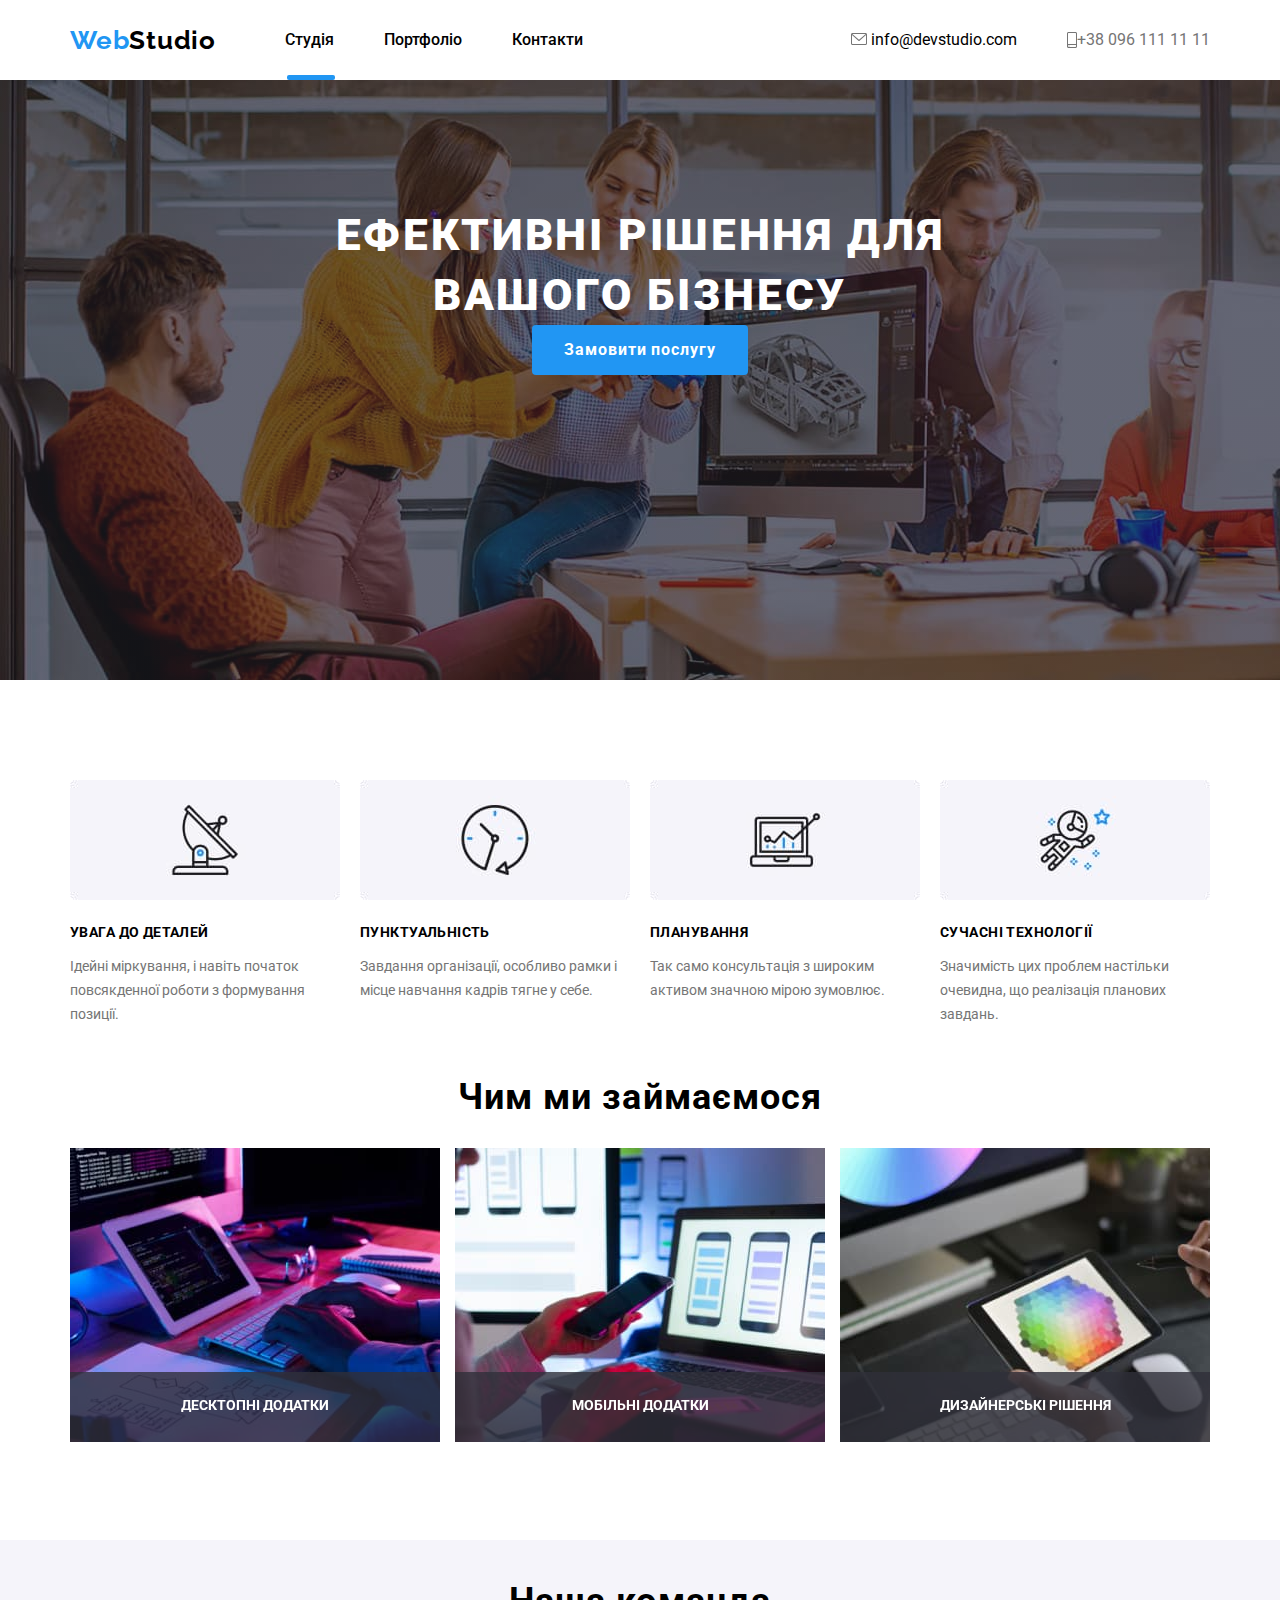
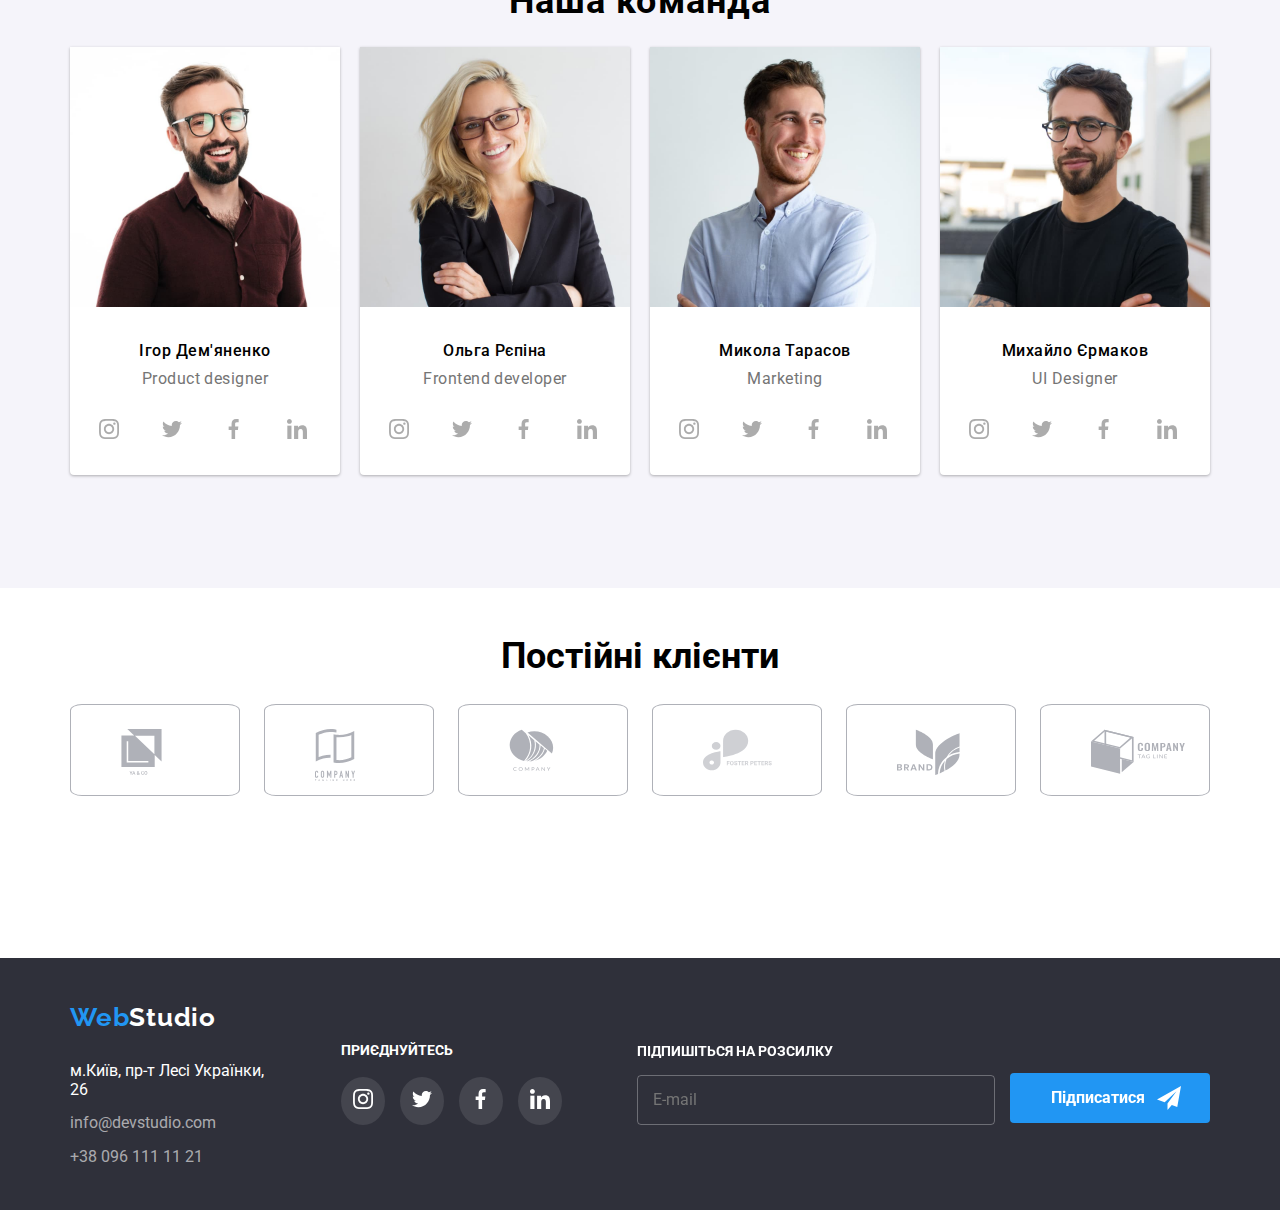
<file: index.html>
<!DOCTYPE html>
<html lang="en">
<head>
    <meta charset="UTF-8">
    <meta name="viewport" content="width=device-width, initial-scale=1.0">
    <title>Webstudio</title>
    <link rel="stylesheet" href="normalize.css">
    <link rel="stylesheet" href="./css/style.css">
    <link
        href="https://fonts.googleapis.com/css2?family=Roboto:ital,wght@0,100;0,300;0,400;0,500;0,700;0,900;1,100;1,300;1,400;1,500;1,700;1,900&display=swap"
        rel="stylesheet">
    <link href="https://fonts.googleapis.com/css2?family=Raleway:ital,wght@0,100..900;1,100..900&display=swap"
        rel="stylesheet">
</head>

<body>
    <div class="container">
        <header class="page-header">
            <a href="#" class="logo"><span class="logo-Web">Web</span>Studio</a>
            <ul class="nav">
                <li class="nav-link"><a href="#" class="nav-link active-studio">Студія</a></li>
                <li class="nav-link"><a href="./portfolio.html" class="nav-link">Портфоліо</a></li>
                <li class="nav-link"><a href="#" class="nav-link">Контакти</a></li>
            </ul>
            <ul class="nav-extra">
                <li class="nav-extra-li">
                    <svg width="16px" height="12px" class="svg-email">
                        <use href="./symbols.svg#email" width="16px" height="12px"></use>
                    </svg>
                    <a href="#" class="nav-link-email">info@devstudio.com</a>
                </li>
                <li class="nav-extra-phonenumber">
                    <svg width="10px" height="16px" class="svg-phone">
                        <use href="./symbols.svg#phone"></use>
                    </svg>
                    <p class="number">+38 096 111 11 11</p>
                </li>
            </ul>
            <button class="hamburger-btn" id="hamburgerBtn" onclick="openMenu()">
                <div class="hamburger-line"></div>
                <div class="hamburger-line"></div>
                <div class="hamburger-line"></div>
            </button>
        </header>
    </div>
    <div id="mainPage">
    <section class="background-color hero">
        <div class="container">
            <main>
                <div class="hero-div-title">
                <h1 class="hero-title">Ефективні рішення для<p>вашого бізнесу</p></h1>
                </div>
                <div class="hero-button-services">
                    <button class="button btn-open" data-modal-open>Замовити послугу</button>
                </div>
                <div class="back-drop is-hidden" data-modal>
                    <div class="modal">
                        <button class="btn" data-modal-close>
                            <svg width="30px" height="30px" class="close">
                                <use href="./symbols.svg#close" width="11px" height="11px" ></use> 
                            </svg>
                        </button>
                        <p class="modal-title">Залиште свої дані, ми вам передзвонимо</p>
                        <form class="form-name">
                            <label class="label-form">Ім'я
                                <svg width="18px" height="18px" class="svg-modal-person">
                                    <use href="./symbols.svg#person" width="18px" height="18px"></use>
                                </svg>
                                <input type="text" id="input-modal">
                            </label>
                        </form>
                        <form class="form-phone">
                            <label class="label-form">Телефон
                            <svg width="18px" height="18px" class="svg-modal-phone">
                                <use href="./symbols.svg#phone-modal" width="18px" height="18px"></use>
                            </svg>
                            <input type="text" id="input-modal"></label>
                        </form>
                        <form class="form-email"> 
                            <label class="label-form">Пошта
                                <svg width="18px" height="18px" class="svg-modal-email">
                                    <use href="./symbols.svg#email-modal" width="18px" height="18px"></use>
                                </svg>
                            <input type="text" id="input-modal"></label>
                        </form>
                        <form class="form-comment">
                            <label class="label-form">Коментар</label>
                            <textarea id="comment-modal" placeholder="Введіть текст"></textarea>
                        </form>
                        <input type="checkbox" class="modal-square">
                        <p class="agreements-modal">Погоджуюся з розсилкою та приймаю <span class="link-modal">Умови договору</span></p>
                        <button class="btn-send">Відправити</button>
                    </div>
                </div>
        </div>
    </section>
    <section class="advantages">
    <div class="container">
        <ul class="advantages-list">
            <li class="advantages-list-li">
                <div class="advantages-photo">
                    <svg width="70px" height="70px">
                        <use href="./symbols.svg#anthena"></use>
                    </svg>
                </div>
                <h2 class="advantage-item">Увага до деталей</h2>
                <p class="advantages-info">Ідейні міркування, і навіть початок повсякденної роботи з формування позиції.</p>
            </li>
            <li class="advantages-list-li">
                <div class="advantages-photo">
                    <svg width="70px" height="70px">
                        <use href="./symbols.svg#clock"></use>
                    </svg>
                </div>
                <h2 class="advantage-item">Пунктуальність</h2>
                <p class="advantages-info">Завдання організації, особливо рамки і місце навчання кадрів тягне у себе.</p>
            </li>
            <li class="advantages-list-li">
                <div class="advantages-photo">
                    <svg width="70px" height="70px">
                        <use href="./symbols.svg#diagram"></use>
                    </svg>
                </div>
                <h2 class="advantage-item">Планування</h2>
                <p class="advantages-info">Так само консультація з широким активом значною мірою зумовлює.</p>
            </li>
            <li class="advantages-list-li">
                <div class="advantages-photo">
                    <svg width="70px" height="70px">
                        <use href="./symbols.svg#astronaut"></use>
                    </svg>
                </div>
                <h2 class="advantage-item">Сучасні технології</h2>
                <p class="advantages-info">Значимість цих проблем настільки очевидна, що реалізація планових завдань.</p>
            </li>
        </ul>
        <h2 class="work-directions-title">Чим ми займаємося</h2>
        <section class="work-directions">
            <div class="work-directions-wrapper">
                <img src="./img/writtingcode.jpg" alt="Людина пише" width="370px" height="294px">
                <p class="work-directions-wrapper-title">Десктопні додатки</p>
            </div>
            <div class="work-directions-wrapper">
                <img src="./img/design.jpg" alt="Людина сидить в телефоні" width="370px" height="294px">
                <p class="work-directions-wrapper-title">Мобільні додатки</p>
            </div>
            <div class="work-directions-wrapper">
                <img src="./img/coloring.jpg" alt="Пятикутник з вибором кольорів" width="370px" height="294px">
                <p class="work-directions-wrapper-title">Дизайнерські рішення</p>
            </div>
        </section>
        </div>
        </section>
        <section class="ourteam">
        <div class="container">
        <div class="ourteam-wrapper">
            <h2 class="ourteam-wrapper-title">Наша команда</h2>
        </div>
        <ul class="ourteam-list">
            <li class="ourteam-list-card">
                <img src="./img/igor.jpg" alt="Фото Ігора" width="270px" height="260px" class="img-card">
                <h3 class="names">Ігор Дем'яненко</h3>
                <p id="proffession">Product designer</p>
                <div class="div-svg">
                    <div class="svg-wrapper">
                        <svg width="44px" height="44px" class="svg-profile-icon">
                            <use href="./symbols.svg#instagram" width="20px" height="20px"></use>
                        </svg>
                    </div>
                    <div class="svg-wrapper">
                        <svg width="44px" height="44px" class="svg-profile-icon">
                            <use href="./symbols.svg#twitter" width="20px" height="20px"></use>
                        </svg>
                    </div>
                    <div class="svg-wrapper">
                        <svg width="44px" height="44px" class="svg-profile-icon">
                            <use href="./symbols.svg#facebook" width="20px" height="20px"></use>
                        </svg>
                    </div>
                    <div class="svg-wrapper"> 
                        <svg width="44px" height="44px" class="svg-profile-icon">
                            <use href="./symbols.svg#linkedin" width="20px" height="20px"></use>
                        </svg>
                    </div>
                </div>
            </li>
            <li class="ourteam-list-card">
                <img src="./img/olga.jpg" alt="фото Ольги" width="270" height="260" class="img-card">
                <h3 class="names">Ольга Рєпіна</h3>
                <p id="proffession">Frontend developer</p>
                <div class="div-svg">
                    <div class="svg-wrapper">
                        <svg width="44px" height="44px" class="svg-profile-icon">
                            <use href="./symbols.svg#instagram" width="20px" height="20px"></use>
                        </svg>
                    </div>
                    <div class="svg-wrapper">
                        <svg width="44px" height="44px" class="svg-profile-icon">
                            <use href="./symbols.svg#twitter" width="20px" height="20px"></use>
                        </svg>
                    </div>
                    <div class="svg-wrapper">
                        <svg width="44px" height="44px" class="svg-profile-icon">
                            <use href="./symbols.svg#facebook" width="20px" height="20px"></use>
                        </svg>
                    </div>
                    <div class="svg-wrapper">
                        <svg width="44px" height="44px" class="svg-profile-icon">
                            <use href="./symbols.svg#linkedin" width="20px" height="20px"></use>
                        </svg>
                    </div>
                </div>
            </li>
            <li class="ourteam-list-card">
                <img src="./img/mykola.jpg" alt="Фото Миколи" width="270" height="260" class="img-card">
                <h3 class="names">Микола Тарасов</h3>
                <p id="proffession">Marketing</p>
                <div class="div-svg">
                    <div class="svg-wrapper">
                        <svg width="44px" height="44px" class="svg-profile-icon">
                            <use href="./symbols.svg#instagram" width="20px" height="20px"></use>
                        </svg>
                    </div>
                    <div class="svg-wrapper">
                        <svg width="44px" height="44px" class="svg-profile-icon">
                            <use href="./symbols.svg#twitter" width="20px" height="20px"></use>
                        </svg>
                    </div>
                    <div class="svg-wrapper">
                        <svg width="44px" height="44px" class="svg-profile-icon">
                            <use href="./symbols.svg#facebook" width="20px" height="20px"></use>
                        </svg>
                    </div>
                    <div class="svg-wrapper">
                        <svg width="44px" height="44px" class="svg-profile-icon">
                            <use href="./symbols.svg#linkedin" width="20px" height="20px"></use>
                        </svg>
                    </div>
                </div>
            </li>
            <li class="ourteam-list-card">
                <img src="./img/misha.jpg" alt="Фото Міши" width="270" height="260" class="img-card">
                <h3 class="names">Михайло Єрмаков</h3>
                <p id="proffession">UI Designer</p>
                <div class="div-svg">
                    <div class="svg-wrapper">
                        <svg width="44px" height="44px" class="svg-profile-icon">
                            <use href="./symbols.svg#instagram" width="20px" height="20px"></use>
                        </svg>
                    </div>
                    <div class="svg-wrapper">
                        <svg width="44px" height="44px" class="svg-profile-icon">
                            <use href="./symbols.svg#twitter" width="20px" height="20px"></use>
                        </svg>
                    </div>
                    <div class="svg-wrapper">
                        <svg width="44px" height="44px" class="svg-profile-icon">
                            <use href="./symbols.svg#facebook" width="20px" height="20px"></use>
                        </svg>
                    </div>
                    <div class="svg-wrapper">
                        <svg width="44px" height="44px" class="svg-profile-icon">
                            <use href="./symbols.svg#linkedin" width="20px" height="20px"></use>
                        </svg>
                    </div>
                </div>
            </li>
        </ul>
        </div>
        </section>
        <section class="clients">
            <div class="container">
            <h3 class="clients-title">Постійні клієнти</h3>
            <ul class="clients-list">
                <li class="clients-list-li">
                    <svg class="svg-client" width="41px" height="46px">
                        <use href="./symbols.svg#union" width="41px" height="46px"></use>
                    </svg>
                </li>
                <li class="clients-list-li">
                    <svg class="svg-client" width="40px" height="52px">
                        <use href="./symbols.svg#papercompany" width="40px" height="52px"></use>
                    </svg>
                </li>
                <li class="clients-list-li">
                    <svg class="svg-client" width="45px" height="42px">
                        <use href="./symbols.svg#orange" width="45px" height="42px"></use>
                    </svg>
                </li>
                <li class="clients-list-li">
                    <svg class="svg-client foster" width="85px" height="42px">
                        <use href="./symbols.svg#foster" width="85px" height="42px"></use>
                    </svg>
                </li>
                <li class="clients-list-li">
                    <svg class="svg-client" width="63px" height="47px">
                        <use href="./symbols.svg#brand" width="63px" height="47px"></use>
                    </svg>
                </li>
                <li class="clients-list-li">
                    <svg class="svg-client" width="94px" height="45px">
                        <use href="./symbols.svg#cubecompany" width="94px" height="45px"></use>
                    </svg>
                </li >
            </ul>
            </div>
        </section>
        </main>
    </div>
    <div class="background-color">
        <section class="container">
            <footer class="page-footer">
                <div class="page-footer-div">
                    <h4 class="logo bottom-logo"><a href="#" class="logo-bottom"><span class="logo-Web">Web</span>Studio</a></h4>
                    <ul class="page-footer-list">
                        <li class="page-footer-list-li">м.Київ, пр-т Лесі Українки, 26</li>
                        <li class="page-footer-list-li"><a href="#" class="bottominfo">info@devstudio.com</a></li>
                        <li class="bottominfo" >+38 096 111 11 21</li>
                    </ul>
                </div>
                <div>
                    <p class="title-footer-svg">Приєднуйтесь</p>
                    <ul class="list-svg-footer">
                        <li class="svg-footer">
                            <svg  width="44px" height="44px" class="svg-footer-social">
                                <use href="./symbols.svg#instagram"  width="20px" height="20px"></use>
                            </svg>
                        </li>
                        <li class="svg-footer">
                            <svg  width="44px" height="44px" class="svg-footer-social">
                                <use href="./symbols.svg#twitter"  width="20px" height="20px"></use>
                            </svg>
                        </li>
                        <li class="svg-footer">
                            <svg  width="44px" height="44px" class="svg-footer-social">
                                <use href="./symbols.svg#facebook"  width="20px" height="20px"></use>
                            </svg>
                        </li>
                        <li class="svg-footer">
                            <svg  width="44px" height="44px" class="svg-footer-social">
                                <use href="./symbols.svg#linkedin" width="20px" height="20px"></use>
                            </svg>
                        </li>
                    </ul>
                </div>
                <div class="form-div-footer">
                    <form class="form-footer">
                        <label class="title-form-footer">ПІДПИШІТЬСЯ НА РОЗСИЛКУ</label>
                        <input type="text" placeholder="E-mail" class="input-form-footer">
                    </form>
                    <div class="footer-tg-btn">
                        <button class="btn-sub-footer">Підписатися</button>
                        <svg width="24px" height="24px" class="svg-tg-footer">
                            <use href="./symbols.svg#tgfooter" width="24px" height="24px"></use>
                        </svg>
                    </div>
                </div>
            </footer>
        </section>
    </div>
    </div>
    <div class="menu-overlay" id="menuOverlay">
        <button class="close-btn" onclick="closeMenu()">✕</button>
        <nav class="menu-content">
            <a href="#" class="menu-item">Студія</a></li>
            <a href="./portfolio.html" class="menu-item">Портфоліо</a></li>
            <a href="#" class="menu-item">Контакти</a></li>
        </nav>
        <ul class="menu-extra">
            <li class="menu-extra-item">
                <a href="#" class="menu-email">info@devstudio.com</a>
            </li>
            <li class="menu-extra-item">
                <p class="menu-number">+38 096 111 11 11</p>
            </li>
        </ul>
        <ul class="menu-social">
            <li class="menu-social-li">Instagram</li>
            <li class="menu-social-li">Twitter</li>
            <li class="menu-social-li">Facebook</li>
            <li class="menu-social-li">Linkedin</li>
        </ul>
    </div>
<script src="./modal.js"></script>    
</body>

</html>
</file>
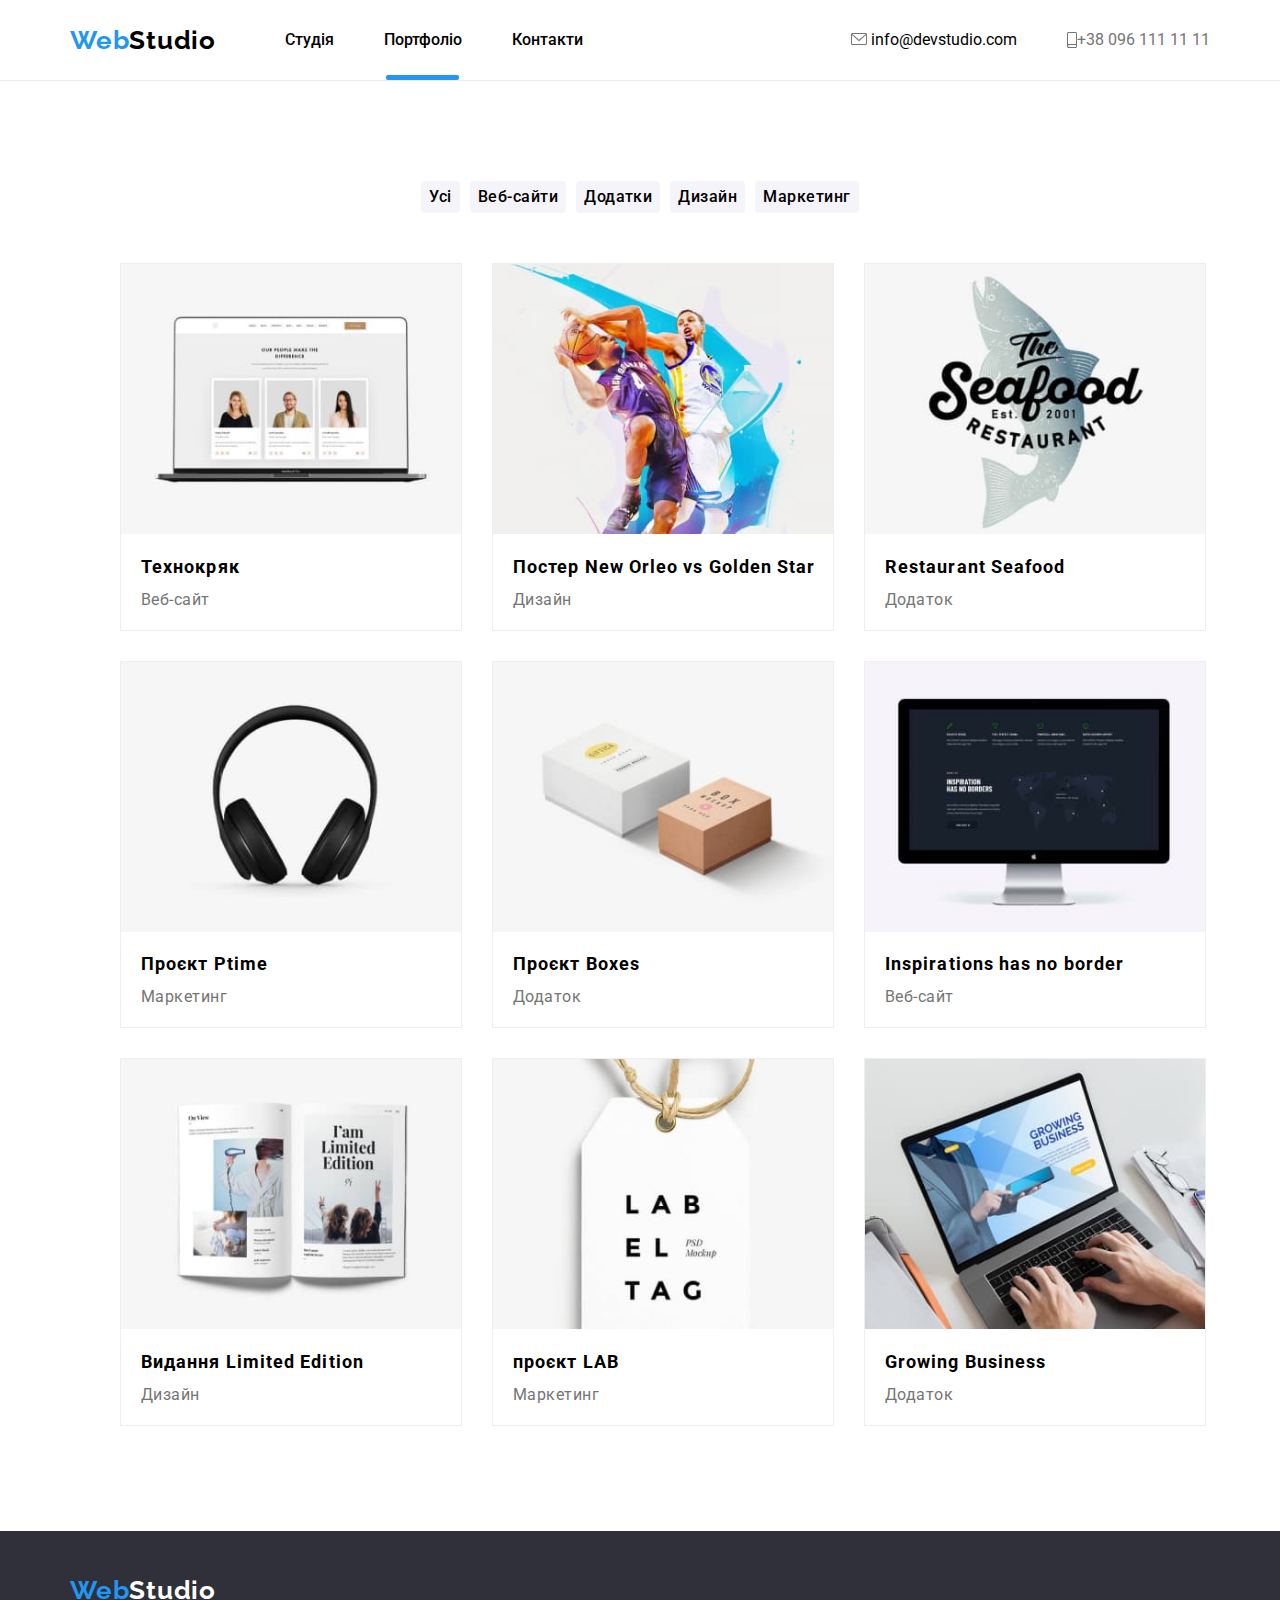
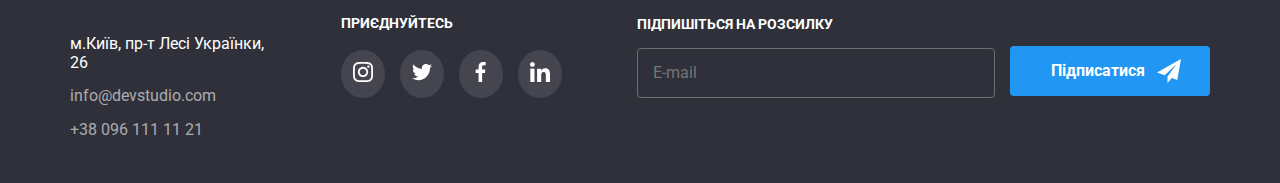
<file: portfolio.html>
<!DOCTYPE html>
<html lang="en">

<head>
    <meta charset="UTF-8">
    <meta name="viewport" content="width=device-width, initial-scale=1.0">
    <title>Portfolio</title>
    <link rel="stylesheet" href="normalize.css">
    <link rel="stylesheet" href="./css/style.css">
    <link
        href="https://fonts.googleapis.com/css2?family=Roboto:ital,wght@0,100;0,300;0,400;0,500;0,700;0,900;1,100;1,300;1,400;1,500;1,700;1,900&display=swap"
        rel="stylesheet">
    <link href="https://fonts.googleapis.com/css2?family=Raleway:ital,wght@0,100..900;1,100..900&display=swap"
        rel="stylesheet">
</head>

<body>
    <div class="container">
        <header class="page-header">
            <a href="#" class="logo"><span class="logo-Web">Web</span>Studio</a>
            <ul class="nav">
                <li class="nav-link"><a href="./index.html" class="nav-link">Студія</a></li>
                <li class="nav-link"><a href="№" class="nav-link active-port">Портфоліо</a></li>
                <li class="nav-link"><a href="#" class="nav-link">Контакти</a></li>
            </ul>
            <ul class="nav-extra">
                <li class="nav-extra-li">
                    <svg width="16px" height="12px" class="svg-email">
                        <use href="./symbols.svg#email" width="16px" height="12px"></use>
                    </svg>
                    <a href="#" class="nav-link-email">info@devstudio.com</a>
                </li>
                <li class="nav-extra-phonenumber">
                    <svg width="10px" height="16px" class="svg-phone">
                        <use href="./symbols.svg#phone"></use>
                    </svg>
                    <p class="number">+38 096 111 11 11</p>
                </li>
            </ul>
            <button class="hamburger-btn" id="hamburgerBtn" onclick="openMenu()">
                <div class="hamburger-line"></div>
                <div class="hamburger-line"></div>
                <div class="hamburger-line"></div>
            </button>
        </header>
    </div>
    <div class="underline">

    </div>
<div id="mainPage">
    <main class="main-portfolio">
        <div class="container">   
            <ul class="nav-page">
                <button class="nav-page-button btn1">Усі</button>
                <button class="nav-page-button btn2">Веб-сайти</button>
                <button class="nav-page-button btn3">Додатки</button>
                <button class="nav-page-button btn4">Дизайн</button>
                <button class="nav-page-button btn5">Маркетинг</button>
            </ul>
            <ul class="main-img">
                <li class="item">

                    <div class="div-wrapper">
                        <div class="wrapper-item-hover">
                            <p class="item-hover">Ресурс пропонує комплексні пропозиції з різним рівнем функціоналу та сервісів. Все це дозволить
                                відвідувачу отримати
                                вичерпні відомості про компанію чи приватну особу.</p>
                        </div>
                    </div>

                    <img src="./img/threepeople.jpg" alt="3 people" width="340px" class="item-img">
                    <h2 class="nameofthings">Технокряк</h2>
                    <p class="wheretouse">Веб-сайт</p>
                </li>
                <li class="item">
                    <div class="div-wrapper">
                        <div class="wrapper-item-hover">
                            <p class="item-hover">Ресурс пропонує комплексні пропозиції з різним рівнем функціоналу та сервісів. Все це
                                дозволить
                                відвідувачу отримати
                                вичерпні відомості про компанію чи приватну особу.</p>
                        </div>
                    </div>

                    <img src="./img/basketball.jpg" alt="Basketball" width="340px" class="item-img">
                    <h2 class="nameofthings marg">Постер New Orleo vs Golden Star</h2>
                    <p class="wheretouse">Дизайн</p>
                </li>
                <li class="item">

                    <div class="div-wrapper">
                        <div class="wrapper-item-hover">
                            <p class="item-hover">Ресурс пропонує комплексні пропозиції з різним рівнем функціоналу та сервісів. Все це
                                дозволить
                                відвідувачу отримати
                                вичерпні відомості про компанію чи приватну особу.</p>
                        </div>
                    </div>
                    <img src="./img/restaurantlogo.jpg" alt="logo" width="340px" class="item-img">
                    <h2 class="nameofthings">Restaurant Seafood</h2>
                    <p class="wheretouse">Додаток</p>
                </li>
                <li class="item">

                    <div class="div-wrapper">
                        <div class="wrapper-item-hover">
                            <p class="item-hover">Ресурс пропонує комплексні пропозиції з різним рівнем функціоналу та сервісів. Все це
                                дозволить
                                відвідувачу отримати
                                вичерпні відомості про компанію чи приватну особу.</p>
                        </div>
                    </div>
                    <img src="./img/headphones.jpg" alt="headphones" width="340px" class="item-img">
                    <h2 class="nameofthings">Проєкт Ptime</h2>
                    <p class="wheretouse">Маркетинг</p>
                </li>
                <li class="item">

                    <div class="div-wrapper">
                        <div class="wrapper-item-hover">
                            <p class="item-hover">Ресурс пропонує комплексні пропозиції з різним рівнем функціоналу та сервісів. Все це
                                дозволить
                                відвідувачу отримати
                                вичерпні відомості про компанію чи приватну особу.</p>
                        </div>
                    </div>
                    <img src="./img/boxes.jpg" alt="boxes" width="340px" class="item-img">
                    <h2 class="nameofthings">Проєкт Boxes</h2>
                    <p class="wheretouse">Додаток</p>
                </li>
                <li class="item">

                    <div class="div-wrapper">
                        <div class="wrapper-item-hover">
                            <p class="item-hover">Ресурс пропонує комплексні пропозиції з різним рівнем функціоналу та сервісів. Все це
                                дозволить
                                відвідувачу отримати
                                вичерпні відомості про компанію чи приватну особу.</p>
                        </div>
                    </div>
                    <img src="./img/monitor.jpg" alt="monitor" width="340px" class="item-img">
                    <h2 class="nameofthings">Inspirations has no border</h2>
                    <p class="wheretouse">Веб-сайт</p>
                </li>
                <li class="item">

                    <div class="div-wrapper">
                        <div class="wrapper-item-hover">
                            <p class="item-hover">Ресурс пропонує комплексні пропозиції з різним рівнем функціоналу та сервісів. Все це
                                дозволить
                                відвідувачу отримати
                                вичерпні відомості про компанію чи приватну особу.</p>
                        </div>
                    </div>
                    <img src="./img/openbook.jpg" alt="openbook" width="340px" class="item-img">
                    <h2 class="nameofthings">Видання Limited Edition</h2>
                    <p class="wheretouse">Дизайн</p>
                </li>
                <li class="item">

                    <div class="div-wrapper">
                        <div class="wrapper-item-hover">
                            <p class="item-hover">Ресурс пропонує комплексні пропозиції з різним рівнем функціоналу та сервісів. Все це
                                дозволить
                                відвідувачу отримати
                                вичерпні відомості про компанію чи приватну особу.</p>
                        </div>
                    </div>
                    <img src="./img/labeltag.jpg" alt="tag" width="340px" class="item-img">
                    <h2 class="nameofthings">проєкт LAB</h2>
                    <p class="wheretouse">Маркетинг</p>
                </li>
                <li class="item">

                    <div class="div-wrapper">
                        <div class="wrapper-item-hover">
                            <p class="item-hover">Ресурс пропонує комплексні пропозиції з різним рівнем функціоналу та сервісів. Все це
                                дозволить
                                відвідувачу отримати
                                вичерпні відомості про компанію чи приватну особу.</p>
                        </div>
                    </div>
                    <img src="./img/laptop.jpg" alt="laptop" width="340px" class="item-img">
                    <h2 class="nameofthings">Growing Business</h2>
                    <p class="wheretouse">Додаток</p>
                </li>
            </ul>
        </div>
    </main>
    <div class="background-color">
        <section class="container">
            <footer class="page-footer">
                <div class="page-footer-div">
                    <h4 class="logo bottom-logo"><a href="#" class="logo-bottom"><span class="logo-Web">Web</span>Studio</a>
                    </h4>
                    <ul class="page-footer-list">
                        <li class="page-footer-list-li">м.Київ, пр-т Лесі Українки, 26</li>
                        <li class="page-footer-list-li"><a href="#" class="bottominfo">info@devstudio.com</a></li>
                        <li class="bottominfo">+38 096 111 11 21</li>
                    </ul>
                </div>
                <div>
                    <p class="title-footer-svg">Приєднуйтесь</p>
                    <ul class="list-svg-footer">
                        <li class="svg-footer">
                            <svg width="44px" height="44px" class="svg-footer-social">
                                <use href="./symbols.svg#instagram" width="20px" height="20px"></use>
                            </svg>
                        </li>
                        <li class="svg-footer">
                            <svg width="44px" height="44px" class="svg-footer-social">
                                <use href="./symbols.svg#twitter" width="20px" height="20px"></use>
                            </svg>
                        </li>
                        <li class="svg-footer">
                            <svg width="44px" height="44px" class="svg-footer-social">
                                <use href="./symbols.svg#facebook" width="20px" height="20px"></use>
                            </svg>
                        </li>
                        <li class="svg-footer">
                            <svg width="44px" height="44px" class="svg-footer-social">
                                <use href="./symbols.svg#linkedin" width="20px" height="20px"></use>
                            </svg>
                        </li>
                    </ul>
                </div>
                <div class="form-div-footer">
                    <form class="form-footer">
                        <label class="title-form-footer">ПІДПИШІТЬСЯ НА РОЗСИЛКУ</label>
                        <input type="text" placeholder="E-mail" class="input-form-footer">
                    </form>
                    <div class="footer-tg-btn">
                        <button class="btn-sub-footer">Підписатися</button>
                        <svg width="24px" height="24px" class="svg-tg-footer">
                            <use href="./symbols.svg#tgfooter" width="24px" height="24px"></use>
                        </svg>
                    </div>
                </div>
            </footer>
        </section>
    </div>
</div>
    <div class="menu-overlay" id="menuOverlay">
        <button class="close-btn" onclick="closeMenu()">✕</button>
        <nav class="menu-content">
            <a href="#" class="menu-item">Студія</a></li>
            <a href="./portfolio.html" class="menu-item">Портфоліо</a></li>
            <a href="#" class="menu-item">Контакти</a></li>
        </nav>
        <ul class="menu-extra">
            <li class="menu-extra-item">
                <a href="#" class="menu-email">info@devstudio.com</a>
            </li>
            <li class="menu-extra-item">
                <p class="menu-number">+38 096 111 11 11</p>
            </li>
        </ul>
        <ul class="menu-social">
            <li class="menu-social-li">Instagram</li>
            <li class="menu-social-li">Twitter</li>
            <li class="menu-social-li">Facebook</li>
            <li class="menu-social-li">Linkedin</li>
        </ul>
    </div>
<script src="./mobilemenu.js"></script>
</body>

</html>
</file>
<file: css/style.css>
.page-header {
  display: flex;
  align-items: center;
  height: 80px;
  justify-content: space-between;
}

.logo-Web {
  color: #2196F3;
  font-family: "Raleway";
}

.nav {
  display: flex;
  justify-content: space-around;
  gap: 50px;
  margin-right: 200px;
}
.nav-link {
  color: black;
  font-family: "Roboto";
  font-weight: 500;
  position: relative;
}
.nav-link:hover {
  color: #2196F3;
}

.nav-extra-li:hover {
  color: #2196F3;
}

.nav-extra-phonenumber:hover {
  color: #2196F3;
}

.active-port::after {
  content: "";
  position: absolute;
  width: 73px;
  height: 5px;
  background-color: rgb(33, 150, 243);
  border-radius: 2px;
  top: 45px;
  left: 2px;
  animation-name: line;
  animation-duration: 0.5s;
}

.logo {
  font-size: 26px;
  font-weight: 700;
  line-height: 30.52px;
  letter-spacing: 0.03em;
  text-align: left;
  text-underline-position: from-font;
  -webkit-text-decoration-skip-ink: none;
          text-decoration-skip-ink: none;
  font-family: "Raleway";
}

.nav-extra {
  display: flex;
  justify-content: flex-end;
  align-items: center;
  gap: 50px;
}
.nav-extra-phonenumber {
  color: #757575;
  display: flex;
  justify-content: space-between;
  align-items: center;
}

.svg-email,
.svg-phone {
  color: rgb(117, 117, 117);
}

.svg-email:hover {
  color: rgb(33, 150, 243);
}

.active-studio::after {
  content: "";
  position: absolute;
  width: 48px;
  height: 5px;
  background-color: rgb(33, 150, 243);
  border-radius: 2px;
  top: 45px;
  left: 2px;
  animation-name: line;
  animation-duration: 0.5s;
}

.head-burger {
  display: none;
}

.hamburger-btn {
  display: none;
}

.menu-overlay {
  display: none;
}

@media (min-width: 480px) and (max-width: 760px) {
  .nav {
    display: none;
  }
  .nav-extra {
    display: none;
  }
  .container {
    max-width: 480px;
    padding: 0 5px;
    margin: 0 auto;
  }
  .head-burger {
    display: block;
    margin-right: 15px;
  }
  .page-header {
    height: 60px;
    position: relative;
    z-index: 10;
  }
  .menu-overlay {
    display: block;
    padding-top: 50px;
    padding-left: 25px;
    position: absolute;
    top: 0;
    left: 0;
    right: 0;
    bottom: 0;
    background: rgb(255, 255, 255);
    transform: translateX(-100%);
    transition: transform 0.4s ease-in-out;
    z-index: 100;
  }
  .menu-overlay.active {
    transform: translateX(0);
  }
  .hamburger-line {
    width: 24px;
    height: 3px;
    background: rgb(33, 33, 33);
    border-radius: 1px;
    transition: all 0.3s ease;
  }
  .hamburger-btn {
    position: relative;
    width: 40px;
    height: 40px;
    display: flex;
    flex-direction: column;
    align-items: center;
    justify-content: center;
    gap: 4px;
    background-color: transparent;
    border: 0px;
  }
  .close-btn {
    position: absolute;
    top: 10px;
    left: 420px;
    width: 40px;
    height: 40px;
    font-size: 20px;
    display: flex;
    justify-content: center;
    align-items: center;
    border: 0px;
    background-color: white;
  }
  .close-btn:hover {
    color: #2196F3;
  }
  .menu-content {
    display: flex;
    flex-direction: column;
    gap: 40px;
    margin-bottom: 300px;
  }
  .menu-item {
    font-family: Roboto;
    font-weight: 500;
    font-size: 40px;
    line-height: 100%;
    letter-spacing: 2%;
    color: rgb(33, 33, 33);
  }
  .menu-item:hover {
    color: #2196F3;
  }
  .menu-extra {
    display: flex;
    flex-direction: column;
    gap: 30px;
    margin-bottom: 70px;
  }
  .menu-extra-item:nth-child(1) {
    order: 2;
    font-family: Roboto;
    font-weight: 500;
    font-size: 24px;
    line-height: 100%;
    letter-spacing: 2%;
    color: rgb(117, 117, 117);
  }
  .menu-extra-item:nth-child(2) {
    order: 1;
    font-family: Roboto;
    font-weight: 500;
    font-size: 34px;
    line-height: 100%;
    letter-spacing: 2%;
    color: #2196F3;
  }
  .menu-social {
    display: flex;
    justify-content: flex-start;
  }
  .menu-social-li {
    font-family: Roboto;
    font-weight: 500;
    font-size: 18px;
    line-height: 22px;
    letter-spacing: 2%;
    color: #2196F3;
    text-align: center;
    height: 22px;
    border-right: 1px solid rgba(33, 33, 33, 0.2);
  }
  .menu-social-li:nth-child(1) {
    width: 100px;
  }
  .menu-social-li:nth-child(2) {
    width: 75px;
  }
  .menu-social-li:nth-child(3) {
    width: 100px;
  }
  .menu-social-li:nth-child(4) {
    width: 100px;
    border-right: 0px;
  }
}
@media (min-width: 760px) and (max-width: 1200px) {
  .container {
    max-width: 760px;
    padding: 0 5px;
    margin: 0 auto;
  }
  .head-burger {
    display: none;
  }
  .hamburger-btn {
    display: none;
  }
  .nav {
    display: flex;
    width: 283px;
    margin-right: 0px;
  }
  .nav-link {
    font-family: "Roboto";
    font-weight: 500;
    font-size: 14px;
    line-height: 100%;
    letter-spacing: 2%;
  }
  .nav-email {
    font-family: "Roboto";
    font-weight: 500;
    font-size: 12px;
    line-height: 100%;
    letter-spacing: 2%;
    color: rgb(117, 117, 117);
  }
  .page-header {
    height: 80px;
    justify-content: space-between;
    padding: 10px;
  }
  .nav-extra {
    display: flex;
    flex-direction: column;
    gap: 15px;
    width: 138px;
  }
  .nav-extra-li {
    display: flex;
    gap: 5px;
  }
  .nav-extra-phonenumber {
    padding-right: 10px;
    gap: 10px;
  }
  .number {
    font-family: "Roboto";
    font-weight: 500;
    font-size: 12px;
    line-height: 100%;
    letter-spacing: 2%;
  }
}
.hero {
  width: 100%;
  height: 600px;
  background-image: linear-gradient(to right, rgba(47, 48, 58, 0.4), rgba(47, 48, 58, 0.4)), url(../img/peopleworking.jpg);
  background-repeat: no-repeat;
  background-size: cover;
}
.hero-div-title {
  display: flex;
  justify-content: center;
  align-items: center;
  padding-top: 125px;
}
.hero-button-services {
  display: flex;
  justify-content: center;
  align-self: center;
}

.background-color {
  background-color: #2F303A;
}

.hero-title {
  color: #FFFFFF;
  text-transform: uppercase;
  font-size: 44px;
  font-weight: 900;
  line-height: 60px;
  letter-spacing: 0.06em;
  text-align: center;
  text-underline-position: from-font;
  -webkit-text-decoration-skip-ink: none;
          text-decoration-skip-ink: none;
  margin-block-end: 0px;
}

.button {
  font-size: 16px;
  font-weight: 700;
  font-family: "Roboto";
  background-color: #2196F3;
  line-height: 30px;
  letter-spacing: 0.06em;
  text-align: center;
  text-underline-position: from-font;
  -webkit-text-decoration-skip-ink: none;
          text-decoration-skip-ink: none;
  color: white;
  width: 216px;
  height: 50px;
  border-radius: 4px;
  font-family: "Roboto";
  border: 1px solid transparent;
}

.back-drop {
  position: fixed;
  top: 0;
  left: 0;
  background-color: rgba(0, 0, 0, 0.6);
  width: 100%;
  height: 100%;
}

.modal {
  position: absolute;
  top: 150px;
  left: 680px;
  width: 528px;
  height: 581px;
  display: flex;
  flex-direction: column;
  justify-content: space-between;
  padding-left: 40px;
  gap: 50px;
  background-color: white;
  opacity: 1;
  animation-name: scaleModal;
  animation-duration: 0.5s;
  animation-timing-function: ease-in;
  animation-fill-mode: both;
}

.is-hidden {
  opacity: 0;
  pointer-events: none;
}

.btn {
  position: absolute;
  top: 15px;
  left: 480px;
  background-color: white;
  border: 1px solid rgba(0, 0, 0, 0.1);
  width: 30px;
  height: 30px;
  border-radius: 15px;
}

.btn:hover {
  border: 1px solid #2196F3;
}

.close {
  padding-top: 7px;
  padding-left: 2px;
  color: black;
}
.close:hover {
  color: #2196F3;
}

@keyframes scaleModal {
  from {
    transform: translate(0%, 50%);
  }
  to {
    transform: translate(0%, 0%);
  }
}
.modal-title {
  font-family: "Roboto";
  font-weight: 700;
  font-size: 20px;
  text-align: center;
  color: rgb(33, 33, 33);
  position: absolute;
  top: 45px;
  left: 55px;
  width: 448px;
  height: 23px;
}

.form-name {
  position: absolute;
  top: 75px;
  left: 40px;
  width: 448px;
  height: 58px;
}

#input-modal {
  width: 448px;
  height: 40px;
  border: 1px solid rgba(33, 33, 33, 0.2);
  border-radius: 4px;
  padding-left: 40px;
}

.label-form {
  font-size: 14px;
  font-weight: 400;
  font-family: "Roboto";
  color: rgb(117, 117, 117);
}

.label-form:focus-within svg {
  color: #2196F3;
}

.form-phone {
  position: absolute;
  left: 40px;
  top: 150px;
  width: 448px;
  height: 58px;
}

#input-modal:focus, #comment-modal:focus {
  border: 1px solid rgb(33, 150, 243);
  outline: 1px solid rgb(33, 150, 243);
}

.form-email {
  position: absolute;
  left: 40px;
  top: 210px;
}

.form-comment {
  position: absolute;
  top: 275px;
  left: 40px;
}

#comment-modal {
  font-size: 14px;
  font-weight: 400;
  font-family: "Roboto";
  width: 448px;
  height: 120px;
  border: 1px solid rgba(33, 33, 33, 0.2);
  border-radius: 4px;
  color: rgba(117, 117, 117, 0.5);
  opacity: 0.5;
  padding-left: 10px;
  padding-top: 10px;
}

.modal-square {
  position: absolute;
  top: 440px;
  left: 50px;
  fill: rgb(33, 33, 33);
}

.agreements-modal {
  font-size: 14px;
  font-weight: 400;
  font-family: "Roboto";
  position: absolute;
  color: rgb(117, 117, 117);
  top: 440px;
  left: 75px;
  width: 400px;
  height: 24px;
}

.link-modal {
  color: #2196F3;
  text-decoration: underline;
}

.btn-send {
  position: absolute;
  width: 200px;
  height: 50px;
  background-color: #2196F3;
  color: #FFFFFF;
  font-family: "Roboto";
  font-weight: 700;
  font-size: 16px;
  text-align: center;
  vertical-align: middle;
  top: 500px;
  left: 165px;
  border: 1px solid transparent;
  border-radius: 4px;
}

.svg-modal-person {
  position: absolute;
  top: 30px;
  left: 10px;
  z-index: 2;
  color: rgb(33, 33, 33);
}

.svg-modal-phone {
  position: absolute;
  z-index: 2;
  top: 30px;
  left: 10px;
  color: rgb(33, 33, 33);
}

.svg-modal-email {
  position: absolute;
  z-index: 2;
  left: 10px;
  top: 30px;
  color: rgb(33, 33, 33);
}

@media (min-width: 480px) and (max-width: 760px) {
  .hero {
    height: 400px;
    background-image: linear-gradient(to right, rgba(47, 48, 58, 0.4), rgba(47, 48, 58, 0.4)), url(../img/herophone.png);
  }
  .hero-title {
    font-family: "Roboto";
    font-weight: 900;
    font-size: 26px;
    line-height: 42px;
    letter-spacing: 6%;
    text-align: center;
    text-transform: uppercase;
  }
  .button {
    width: 200px;
    height: 50px;
    font-family: "Roboto";
    font-weight: 700;
    font-size: 16px;
    line-height: 30px;
    letter-spacing: 6%;
    text-align: center;
    vertical-align: middle;
    margin-top: 30px;
  }
  .modal {
    top: 93px;
    left: 15px;
    width: 450px;
    height: 609px;
    border-radius: 4px;
  }
  .modal-title {
    font-family: "Roboto";
    font-weight: 700;
    font-size: 20px;
    line-height: 30px;
    letter-spacing: 3%;
    text-align: center;
    width: 370px;
    height: 60px;
  }
  .form-name, .form-phone, .form-email, .form-comment {
    width: 370px;
    height: 58px;
    margin-top: 20px;
  }
  #input-modal {
    width: 370px;
    height: 40px;
  }
  #comment-modal {
    width: 370px;
    height: 120px;
  }
  .agreements-modal {
    width: 370px;
    height: 15px;
    font-family: "Roboto";
    font-weight: 400;
    font-size: 12px;
    line-height: 100%;
    letter-spacing: 3%;
    padding-top: 2px;
    margin-top: 7px;
  }
  .modal-square {
    width: 16px;
    height: 16px;
    color: rgb(33, 33, 33);
    margin-top: 7px;
  }
  .btn-send {
    width: 200px;
    height: 50px;
    font-family: "Roboto";
    font-weight: 700;
    font-size: 16px;
    line-height: 30px;
    letter-spacing: 6%;
    text-align: center;
    vertical-align: middle;
    transform: translateX(-40px);
  }
  .btn {
    top: 10px;
    left: 407px;
  }
}
@media (min-width: 760px) and (max-width: 1200px) {
  .container {
    max-width: 760px;
    margin: 0 auto;
  }
  .hero {
    height: 400px;
    background-image: linear-gradient(to right, rgba(47, 48, 58, 0.4), rgba(47, 48, 58, 0.4)), url(../img/herobgtablet.png);
  }
  .modal {
    top: 108px;
    left: 179px;
  }
}
.advantages {
  height: 760px;
}
.advantages-photo {
  width: 450px;
  height: 120px;
  background-color: rgb(245, 244, 250);
  padding-top: 20px;
  display: none;
}
.advantages-list {
  display: flex;
  justify-content: space-around;
  flex-wrap: wrap;
  gap: 20px;
  padding-top: 100px;
}
.advantages-list-li {
  width: 270px;
  text-align: center;
  pad: 20px;
}
.advantages-list-li::before {
  content: "";
  display: block;
  width: 270px;
  height: 120px;
  background-size: contain;
  background-position: center;
  margin: 0 auto 10px;
}
.advantages-list-li:nth-child(1)::before {
  background-image: url(../img/anthena.jpg);
  background-repeat: no-repeat;
  border-radius: 5px;
}
.advantages-list-li:nth-child(2)::before {
  background-image: url(../img/clock.jpg);
  background-repeat: no-repeat;
  border-radius: 5px;
}
.advantages-list-li:nth-child(3)::before {
  background-image: url(../img/graphics.jpg);
  background-repeat: no-repeat;
  border-radius: 5px;
}
.advantages-list-li:nth-child(4)::before {
  background-image: url(../img/astronaut.jpg);
  background-repeat: no-repeat;
  border-radius: 5px;
}

.advantage-item {
  font-size: 14px;
  font-weight: 700;
  font-family: "Roboto";
  line-height: 100%;
  letter-spacing: 0.03em;
  text-align: left;
  text-underline-position: from-font;
  -webkit-text-decoration-skip-ink: none;
          text-decoration-skip-ink: none;
  text-transform: uppercase;
  padding-top: 15px;
}

.advantages-info {
  font-size: 14px;
  font-weight: 400;
  font-family: "Roboto";
  line-height: 24px;
  letter-spacing: 3%;
  text-align: left;
  text-underline-position: from-font;
  -webkit-text-decoration-skip-ink: none;
          text-decoration-skip-ink: none;
  color: #757575;
  padding-top: 15px;
}

@media (min-width: 480px) and (max-width: 760px) {
  .advantages {
    height: 1000px;
    margin-top: 0px;
  }
  .advantages-photo {
    display: block;
  }
  .advantages-info {
    font-family: "Roboto";
    font-weight: 400;
    font-size: 14px;
    line-height: 24px;
    letter-spacing: 3%;
  }
  .advantages-list-li {
    width: 450px;
    height: 226px;
  }
  .advantages-list-li::before {
    position: absolute;
    opacity: 0;
  }
  .advantage-item {
    font-family: "Roboto";
    font-weight: 700;
    font-size: 14px;
    line-height: 100%;
    letter-spacing: 3%;
    text-align: center;
    text-transform: uppercase;
    padding-top: 35px;
  }
}
@media (min-width: 760px) and (max-width: 1200px) {
  .advantages {
    height: 600px;
  }
  .advantages-photo {
    width: 354px;
    height: 120px;
    display: block;
  }
  .advantages-list {
    display: flex;
    flex-wrap: wrap;
  }
  .advantages-list-li {
    width: 354px;
    height: 224px;
  }
  .advantages-list-li::before {
    display: none;
  }
  .advantages-info {
    font-family: "Roboto";
    font-weight: 400;
    font-size: 14px;
    line-height: 24px;
    letter-spacing: 3%;
    text-align: left;
  }
  .advantage-item {
    font-family: "Roboto";
    font-weight: 700;
    font-size: 14px;
    line-height: 100%;
    letter-spacing: 3%;
    text-transform: uppercase;
    text-align: left;
  }
}
.work-directions {
  height: 500px;
  padding-top: 30px;
  display: flex;
  justify-content: space-between;
}
.work-directions-title {
  font-size: 36px;
  font-weight: 700;
  line-height: 42.19px;
  letter-spacing: 0.03em;
  text-align: center;
  text-underline-position: from-font;
  -webkit-text-decoration-skip-ink: none;
          text-decoration-skip-ink: none;
  padding-top: 50px;
}
.work-directions-wrapper {
  position: relative;
  width: 370px;
  height: 294px;
}
.work-directions-wrapper-title {
  font-size: 14px;
  font-weight: 700;
  font-family: "Roboto";
  position: absolute;
  bottom: 0;
  left: 0%;
  z-index: 2;
  text-transform: uppercase;
  color: #FFFFFF;
  text-align: center;
  padding-top: 25px;
  width: 370px;
  height: 70px;
  background-color: rgba(47, 48, 58, 0.8);
}

@media (min-width: 480px) and (max-width: 760px) {
  .work-directions-title {
    display: none;
  }
  .work-directions {
    display: none;
  }
}
.ourteam {
  background-color: #f5f4fa;
  height: 648px;
  margin-top: 100px;
}
.ourteam-wrapper {
  display: flex;
  justify-content: center;
  padding-top: 40px;
  padding-bottom: 25px;
}
.ourteam-wrapper-title {
  display: flex;
  align-items: center;
  justify-content: space-between;
  font-size: 36px;
  font-weight: 700;
  line-height: 42.19px;
  letter-spacing: 0.03em;
  text-align: center;
  text-underline-position: from-font;
  -webkit-text-decoration-skip-ink: none;
          text-decoration-skip-ink: none;
}
.ourteam-list {
  display: flex;
  justify-content: space-between;
}
.ourteam-list-card {
  background-color: #FFFFFF;
  height: 428px;
  box-shadow: 0px 2px 1px 0px rgb(0, 0, 0);
  box-shadow: 0px 1px 1px 0px rgb(0, 0, 0);
  box-shadow: 0px 1px 3px 0px rgba(0, 0, 0, 0.3);
  border-bottom-left-radius: 4px;
  border-bottom-right-radius: 4px;
}

.names {
  font-size: 16px;
  font-weight: 500;
  font-family: "Roboto";
  line-height: 18.75px;
  letter-spacing: 0.03em;
  text-underline-position: from-font;
  -webkit-text-decoration-skip-ink: none;
          text-decoration-skip-ink: none;
  text-align: center;
  padding-top: 30px;
}

#proffession {
  font-size: 16px;
  font-weight: 400;
  font-family: "Roboto";
  line-height: 18.75px;
  letter-spacing: 0.03em;
  text-underline-position: from-font;
  -webkit-text-decoration-skip-ink: none;
          text-decoration-skip-ink: none;
  text-align: center;
  color: #757575;
  padding-top: 10px;
}

.div-svg {
  display: flex;
  justify-content: space-evenly;
  align-items: center;
  padding-top: 20px;
}

.svg-wrapper {
  width: 44px;
  height: 44px;
  display: flex;
  justify-content: center;
  padding-top: 10px;
}
.svg-wrapper:hover {
  border-radius: 50%;
  background-color: #2196F3;
  color: white;
}

.svg-profile-icon {
  padding-left: 10px;
  opacity: 0.6;
  color: #757575;
}
.svg-profile-icon:hover {
  color: white;
}

@media (min-width: 480px) and (max-width: 760px) {
  .ourteam {
    height: 2760px;
  }
  .ourteam-wrapper-title {
    font-family: "Roboto";
    font-weight: 700;
    font-size: 28px;
    line-height: 100%;
    letter-spacing: 3%;
    text-align: center;
  }
  .ourteam-list {
    flex-wrap: wrap;
    justify-content: center;
    gap: 30px;
  }
  .ourteam-list-card {
    width: 450px;
    height: 622px;
  }
  .img-card {
    width: 450px;
    height: 460px;
  }
  .div-svg {
    justify-content: center;
    gap: 10px;
  }
}
@media (min-width: 760px) and (max-width: 1200px) {
  .ourteam {
    height: 1300px;
  }
  .ourteam-list {
    display: flex;
    flex-wrap: wrap;
    justify-content: flex-start;
    gap: 20px;
  }
  .ourteam-list-card {
    width: 354px;
    height: 536px;
  }
  .img-card {
    width: 354px;
    height: 374px;
  }
}
.clients {
  height: 370px;
}
.clients-title {
  font-family: "Roboto";
  font-weight: 700;
  font-size: 36px;
  line-height: 100%;
  letter-spacing: 3%;
  text-align: center;
  padding-top: 50px;
}
.clients-list {
  display: flex;
  justify-content: space-between;
  padding-top: 30px;
}
.clients-list-li {
  width: 170px;
  height: 92px;
  border: 1px solid rgb(175, 177, 184);
  border-radius: 7%;
  display: flex;
  align-items: center;
  justify-content: center;
}
.clients-list-li:hover {
  border: 1px solid rgb(33, 150, 243);
}

.foster {
  opacity: 0.6;
}

.svg-client {
  color: rgb(175, 177, 184);
  width: 170px;
  height: 92px;
  padding-top: 25px;
  padding-left: 50px;
}
.svg-client:hover {
  color: #2196F3;
  opacity: 1;
}

@media (min-width: 480px) and (max-width: 760px) {
  .clients {
    height: 500px;
  }
  .clients-title {
    font-family: "Roboto";
    font-weight: 700;
    font-size: 28px;
    line-height: 100%;
    letter-spacing: 3%;
    text-align: center;
    color: rgb(33, 33, 33);
  }
  .clients-list {
    flex-wrap: wrap;
    justify-content: center;
    gap: 20px;
  }
  .clients-list-li {
    width: 210px;
    height: 92px;
    margin-left: 5px;
    border-radius: 4px;
  }
}
@media (min-width: 760px) and (max-width: 1200px) {
  .clients {
    height: 400px;
  }
  .clients-list {
    flex-wrap: wrap;
    justify-content: center;
    gap: 30px;
  }
}
.page-footer {
  display: flex;
  gap: 75px;
  align-items: center;
  height: 252px;
}
.page-footer-div {
  display: flex;
  flex-direction: column;
  gap: 30px;
}
.page-footer-list {
  display: flex;
  flex-direction: column;
  gap: 15px;
}
.page-footer-list-li {
  color: white;
}

.logo-bottom {
  font-size: 26px;
  font-weight: 700;
  line-height: 30.52px;
  letter-spacing: 0.03em;
  text-align: left;
  text-underline-position: from-font;
  -webkit-text-decoration-skip-ink: none;
          text-decoration-skip-ink: none;
  color: white;
  font-family: "Raleway";
}

.bottominfo {
  color: rgba(255, 255, 255, 0.6);
}

.title-footer-svg {
  font-size: 14px;
  font-weight: 700;
  font-family: "Roboto";
  line-height: 100%;
  letter-spacing: 3%;
  text-transform: uppercase;
  color: #FFFFFF;
  margin-bottom: 20px;
}

.list-svg-footer {
  display: flex;
  gap: 15px;
  align-items: center;
}

.svg-footer {
  width: 44px;
}

.form-footer {
  display: flex;
  flex-direction: column;
  gap: 15px;
}

.form-div-footer {
  position: relative;
  display: flex;
  gap: 15px;
}

.title-form-footer {
  font-size: 14px;
  font-weight: 700;
  font-family: "Roboto";
  text-transform: uppercase;
  color: rgb(255, 255, 255);
}

.input-form-footer {
  font-size: 16px;
  font-weight: 400;
  font-family: "Roboto";
  width: 358px;
  height: 50px;
  border: 1px solid rgba(255, 255, 255, 0.3);
  line-height: 20px;
  vertical-align: middle;
  color: rgba(255, 255, 255, 0.6);
  background-color: transparent;
  border-radius: 4px;
  padding-left: 15px;
}

.btn-sub-footer {
  font-size: 16px;
  font-weight: 700;
  font-family: "Roboto";
  width: 200px;
  height: 50px;
  background-color: rgb(33, 150, 243);
  color: rgb(255, 255, 255);
  border: 1px solid transparent;
  margin-top: 30px;
  border-radius: 4px;
  padding-right: 30px;
}

.svg-tg-footer {
  position: absolute;
  z-index: 2;
  top: 43px;
  left: 520px;
  color: white;
}

.svg-footer-social {
  color: white;
  padding-top: 12px;
  padding-left: 12px;
}

.svg-footer {
  background-color: rgba(255, 255, 255, 0.1);
  border-radius: 50%;
}
.svg-footer:hover {
  background-color: #2196F3;
}

.bottom-adress {
  color: #FFFFFF;
}

@media (min-width: 480px) and (max-width: 760px) {
  .page-footer {
    flex-direction: column;
    height: 653px;
    padding-top: 50px;
  }
  .page-footer-div {
    gap: 0px;
  }
  .logo {
    text-align: center;
  }
  .page-footer-list-li {
    text-align: center;
    font-family: "Roboto";
    font-weight: 400;
    font-size: 14px;
    line-height: 24px;
    letter-spacing: 3%;
    text-align: center;
  }
  .bottominfo {
    text-align: center;
  }
  .title-footer-svg {
    text-align: center;
    font-family: "Roboto";
    font-weight: 700;
    font-size: 14px;
    line-height: 100%;
    letter-spacing: 3%;
    text-align: center;
    text-transform: uppercase;
  }
  .list-svg-footer {
    padding-left: 10px;
  }
  .form-div-footer {
    display: block;
  }
  .title-form-footer {
    text-align: center;
    font-family: "Roboto";
    font-weight: 700;
    font-size: 14px;
    line-height: 100%;
    letter-spacing: 3%;
    text-align: center;
    text-transform: uppercase;
  }
  .input-form-footer {
    width: 450px;
    height: 50px;
  }
  .btn-sub-footer {
    transform: translate(60%, 50%);
    margin-top: 0px;
  }
  .svg-tg-footer {
    position: absolute;
    left: 270px;
    z-index: 2;
    top: 35px;
  }
  .footer-tg-btn {
    position: relative;
  }
}
@media (min-width: 760px) and (max-width: 1200px) {
  .page-footer {
    height: 463px;
    display: flex;
    flex-wrap: wrap;
    flex-direction: row;
    justify-content: space-around;
    gap: 0px;
    padding-top: 0px;
  }
  .page-footer-list {
    gap: 5px;
  }
  .bottom-logo {
    margin-bottom: 10px;
  }
}
.main-portfolio {
  height: 1350px;
}

.nav-page {
  display: flex;
  justify-content: center;
  gap: 10px;
  margin-top: 100px;
  margin-bottom: 50px;
}
.nav-page-button {
  font-size: 16px;
  font-weight: 500;
  font-family: "Roboto";
  background-color: #f5f4fa;
  border-color: transparent;
  border-radius: 4px;
  line-height: 26px;
  letter-spacing: 0.03em;
}
.nav-page-button:hover {
  background-color: #2196F3;
  color: #FFFFFF;
  box-shadow: 0px 4px 0.1px 0.1px rgba(0, 0, 0, 0.1);
}

.underline {
  border-bottom: 1px solid #ECECEC;
}

.nameofthings {
  font-size: 18px;
  font-weight: 700;
  line-height: 36px;
  letter-spacing: 0.06em;
  text-align: left;
  text-underline-position: from-font;
  -webkit-text-decoration-skip-ink: none;
          text-decoration-skip-ink: none;
  padding-left: 20px;
  height: 36px;
  margin-top: 10px;
}

.wheretouse {
  font-size: 16px;
  font-weight: 400;
  font-family: "Roboto";
  line-height: 30px;
  letter-spacing: 0.03em;
  text-align: left;
  text-underline-position: from-font;
  -webkit-text-decoration-skip-ink: none;
          text-decoration-skip-ink: none;
  color: #757575;
  padding-left: 20px;
  height: 30px;
  margin-bottom: 15px;
}

.main-img {
  display: flex;
  flex-wrap: wrap;
  gap: 30px;
  padding-left: 50px;
}

.item {
  flex-basis: calc(100% - 60px)/3;
  border: 1px solid #EEEEEE;
  position: relative;
}

.item:hover {
  box-shadow: 1px 4px 6px 0px rgba(0, 0, 0, 0.36);
  box-shadow: 0px 4px 4px 0px rgb(0, 0, 0);
  box-shadow: 0px 1px 1px 0px rgb(0, 0, 0);
}

.wrapper-item-hover {
  font-size: 16px;
  font-weight: 400;
  font-family: "Roboto";
  opacity: 0;
  width: 340px;
  height: 274px;
  background-color: rgba(33, 150, 243, 0.9);
  display: flex;
  justify-content: center;
  align-items: center;
  position: absolute;
  top: 0;
  left: 0;
  color: white;
  line-height: 28px;
  letter-spacing: 3%;
}

.div-wrapper {
  position: absolute;
  top: 0;
  left: 0;
  width: 340px;
  height: 376px;
}

.div-wrapper:hover .wrapper-item-hover {
  animation-name: animationPortfolio;
  animation-duration: 300ms;
  animation-timing-function: ease-out;
  animation-fill-mode: both;
}

@keyframes animationPortfolio {
  from {
    transform: translate(0, 254px);
    opacity: 0;
  }
  to {
    transform: translate(0, 0);
    opacity: 1;
  }
}
@keyframes scale {
  from {
    transform: translateY(100%);
  }
  to {
    transform: translateY(0);
  }
}
@keyframes line {
  0% {
    width: 0;
    opacity: 0;
  }
  100% {
    width: 100%;
    opacity: 1;
  }
}
@media (min-width: 480px) and (max-width: 760px) {
  .nav-page {
    width: 426px;
    height: 91px;
    flex-wrap: wrap;
    justify-content: start;
  }
  .btn1 {
    width: 73px;
    height: 38px;
  }
  .btn2 {
    width: 125px;
    height: 38px;
  }
  .btn3 {
    height: 38px;
    width: 112px;
  }
  .btn4 {
    height: 38px;
    width: 101px;
  }
  .btn5 {
    height: 38px;
    width: 130px;
  }
  .main-portfolio {
    height: 4100px;
  }
  .item {
    width: 450px;
    height: 404px;
  }
  .item-img {
    width: 450px;
    height: 294px;
  }
  .div-wrapper {
    width: 450px;
    height: 294px;
  }
  .item-hover {
    width: 450px;
    height: 294px;
  }
  .wrapper-item-hover {
    width: 450px;
    height: 294px;
  }
  .main-img {
    padding-left: 0;
  }
  .item-hover {
    font-family: "Roboto";
    font-weight: 400;
    font-size: 18px;
    line-height: 28px;
    letter-spacing: 3%;
    text-align: center;
    padding-top: 100px;
  }
}
@media (min-width: 760px) and (max-width: 1200px) {
  .nav-page {
    display: flex;
    justify-content: center;
    flex-wrap: nowrap;
    width: 100%;
  }
  .main-portfolio {
    height: 2500px;
  }
  .main-img {
    display: flex;
    flex-wrap: wrap;
    gap: 20px;
    padding-left: 0px;
  }
  .item-img {
    width: 354px;
    height: 294px;
  }
  .item {
    width: 354px;
    height: 440px;
  }
  .nameofthings {
    padding-top: 15px;
    width: 306px;
  }
  .wheretouse {
    padding-top: 15px;
  }
  .marg {
    margin-bottom: 25px;
    padding-top: 5px;
  }
  .wrapper-item-hover {
    width: 354px;
    height: 294px;
  }
  .item-hover {
    font-family: "Roboto";
    font-weight: 300;
    font-size: 18px;
    line-height: 28px;
    letter-spacing: 3%;
    text-align: left;
    padding-left: 10px;
    padding-top: 70px;
    opacity: 0.8;
    width: 354px;
    height: 294px;
  }
  .div-wrapper {
    width: 354px;
    height: 294px;
  }
}
* {
  margin-block-start: 0;
  margin-block-end: 0;
}

.container {
  max-width: 1170px;
  padding: 0 15px;
  margin: 0 auto;
}

body {
  font-family: "Roboto";
}

ul {
  list-style-type: none;
  padding-inline-start: 0px;
}

a {
  text-decoration: none;
  color: var(--royal-color);
}

@media (max-width: 1200px) {
  .work-directions {
    display: none;
  }
  .work-directions-title {
    display: none;
  }
}/*# sourceMappingURL=style.css.map */
</file>
